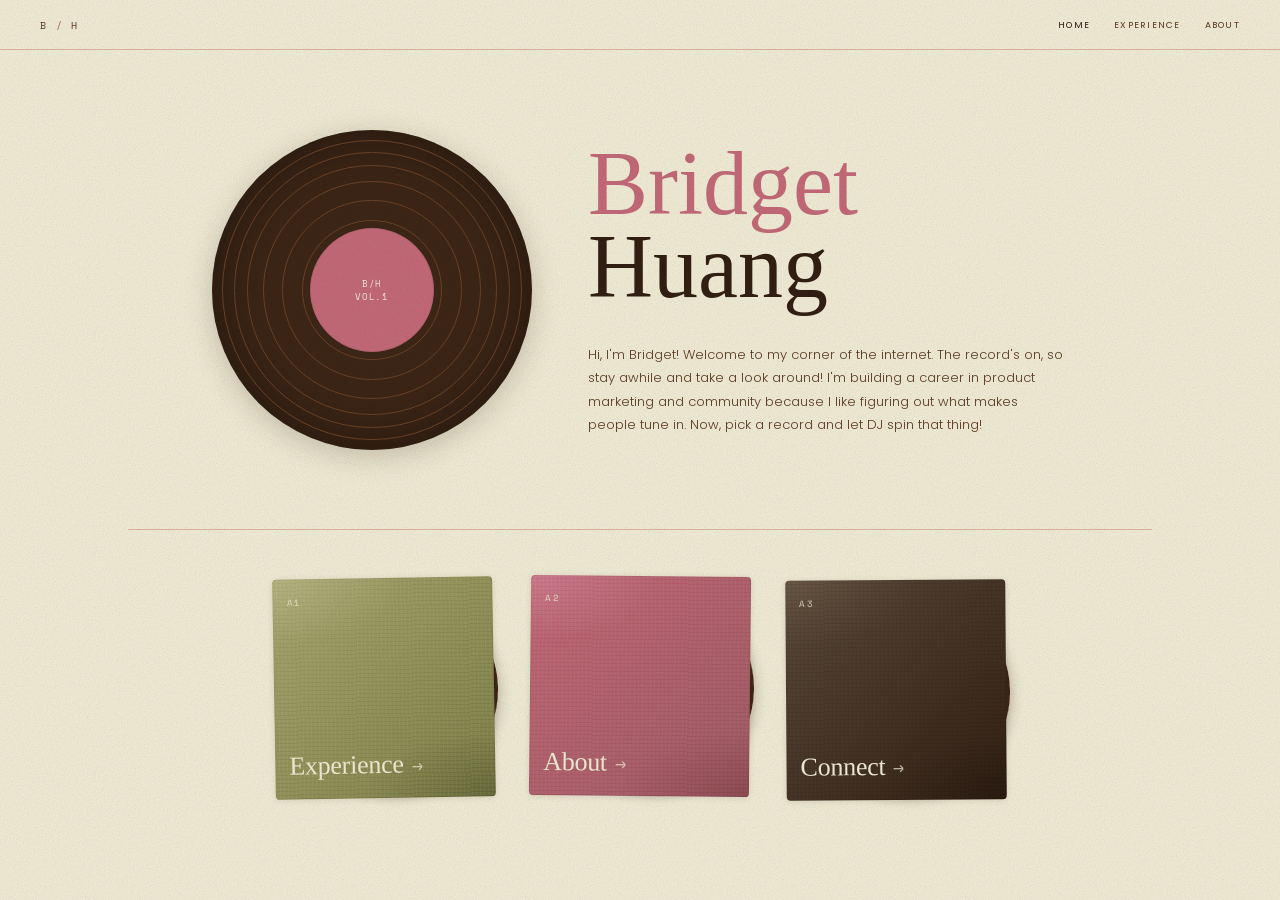
<file: index.html>
<!DOCTYPE html>
<html lang="en">
<head>
  <meta charset="UTF-8" />
  <meta name="viewport" content="width=device-width, initial-scale=1.0" />
  <title>Bridget Huang</title>
  <link rel="stylesheet" href="style.css" />
  <script src="components.js"></script>
</head>
<body>

<site-nav active="home"></site-nav>

<div class="hero fade-1">
  <div class="vinyl-col">
    <div class="vinyl-disc" id="vinylDisc">
      <div class="vring" style="inset:3%"></div>
      <div class="vring" style="inset:7%"></div>
      <div class="vring" style="inset:11%"></div>
      <div class="vring" style="inset:16%"></div>
      <div class="vring" style="inset:22%"></div>
      <div class="vring" style="inset:28%"></div>
      <div class="vring" style="inset:34%"></div>
      <div class="vlabel"><span>B/H<br>VOL.1</span></div>
    </div>
  </div>
  <div class="hero-info">
    <div>
      <div class="hero-name"><span class="first">Bridget</span><br><span class="last">Huang</span></div>
    </div>
    <p class="hero-bio">Hi, I'm Bridget! Welcome to my corner of the internet. The record's on, so stay awhile and take a look around! I'm building a career in product marketing and community because I like figuring out what makes people tune in. Now, pick a record and let DJ spin that thing!</p>
  </div>
</div>

<div class="crate fade-2">
  <div class="records">
    <a class="record" href="work.html" style="--c1:#A8A870;--c2:#808249">
      <div class="rec-vinyl"><span class="rec-vinyl-label">EXPERIENCE</span></div>
      <div class="rec-cover">
        <div class="rec-top"><span class="rec-num">A1</span></div>
        <div class="rec-mid">
          <div class="rec-title">Experience <span class="rec-arrow">→</span></div>
        </div>
      </div>
    </a>

    <a class="record" href="about.html" style="--c1:#C56A79;--c2:#A15D66">
      <div class="rec-vinyl"><span class="rec-vinyl-label">ABOUT</span></div>
      <div class="rec-cover">
        <div class="rec-top"><span class="rec-num">A2</span></div>
        <div class="rec-mid">
          <div class="rec-title">About <span class="rec-arrow">→</span></div>
        </div>
      </div>
    </a>

    <a class="record" href="#connect" data-modal="connect" style="--c1:#5A4A3A;--c2:#321F12">
      <div class="rec-vinyl"><span class="rec-vinyl-label">CONNECT</span></div>
      <div class="rec-cover">
        <div class="rec-top"><span class="rec-num">A3</span></div>
        <div class="rec-mid">
          <div class="rec-title">Connect <span class="rec-arrow">→</span></div>
        </div>
      </div>
    </a>
  </div>
</div>

<div class="modal-backdrop" id="connectModal" hidden>
  <div class="modal" role="dialog" aria-labelledby="connectTitle" aria-modal="true">
    <button class="modal-close" aria-label="Close" data-close>×</button>
    <div class="modal-eyebrow">A3 · Connect</div>
    <div class="modal-title" id="connectTitle">Let's talk!</div>
    <div class="modal-links">
      <a class="modal-link" href="mailto:bridgethuang31@gmail.com">
        <span class="ml-label">Email</span>
        <span class="ml-val">Send me a message →</span>
      </a>
      <a class="modal-link" href="https://linkedin.com/in/bridget-huangg" target="_blank" rel="noopener">
        <span class="ml-label">LinkedIn</span>
        <span class="ml-val">Connect with me →</span>
      </a>
    </div>
  </div>
</div>

<script>
document.addEventListener('DOMContentLoaded', function () {
  var disc = document.getElementById('vinylDisc');
  if (disc) {
    disc.style.animation = 'none';
    var spin = disc.animate(
      [{ transform: 'rotate(0deg)' }, { transform: 'rotate(360deg)' }],
      { duration: 12000, iterations: Infinity, easing: 'linear' }
    );
    var paused = false;
    var targetRate = 1, lastT = 0, lastX = 0, lastY = 0, decayRaf = null;

    function decay() {
      targetRate += (1 - targetRate) * 0.05;
      if (Math.abs(targetRate - 1) < 0.01) {
        targetRate = 1;
        if (!paused) spin.playbackRate = 1;
        decayRaf = null;
        return;
      }
      if (!paused) spin.playbackRate = targetRate;
      decayRaf = requestAnimationFrame(decay);
    }

    disc.addEventListener('mousemove', function (e) {
      if (paused) return;
      var t = performance.now();
      if (lastT > 0) {
        var dx = e.clientX - lastX, dy = e.clientY - lastY, dt = t - lastT;
        if (dt > 0) {
          var vel = Math.sqrt(dx*dx + dy*dy) / dt;
          var boost = Math.min(vel * 3, 9);
          var newRate = 1 + boost;
          if (newRate > targetRate) { targetRate = newRate; spin.playbackRate = targetRate; }
        }
      }
      lastX = e.clientX; lastY = e.clientY; lastT = t;
      if (decayRaf) cancelAnimationFrame(decayRaf);
      decayRaf = requestAnimationFrame(decay);
    });
    disc.addEventListener('mouseleave', function () {
      lastT = 0;
      if (decayRaf) cancelAnimationFrame(decayRaf);
      decayRaf = requestAnimationFrame(decay);
    });
    disc.addEventListener('click', function () {
      paused = !paused;
      if (paused) spin.pause(); else spin.play();
    });
  }

  function openModal(modal) {
    modal.removeAttribute('hidden');
    requestAnimationFrame(function () { modal.setAttribute('data-open', 'true'); });
    document.body.style.overflow = 'hidden';
  }
  function closeModal(modal) {
    modal.removeAttribute('data-open');
    document.body.style.overflow = '';
    setTimeout(function () { modal.setAttribute('hidden', ''); }, 450);
  }
  document.querySelectorAll('[data-modal]').forEach(function (el) {
    el.addEventListener('click', function (e) {
      var name = el.getAttribute('data-modal');
      var modal = document.getElementById(name + 'Modal');
      if (!modal) return;
      e.preventDefault();
      openModal(modal);
    });
  });
  document.querySelectorAll('.modal-backdrop').forEach(function (modal) {
    modal.addEventListener('click', function (e) {
      if (e.target === modal || (e.target.closest && e.target.closest('[data-close]'))) closeModal(modal);
    });
  });
  document.addEventListener('keydown', function (e) {
    if (e.key !== 'Escape') return;
    var open = document.querySelector('.modal-backdrop[data-open="true"]');
    if (open) closeModal(open);
  });
});
</script>
</body>
</html>
</file>
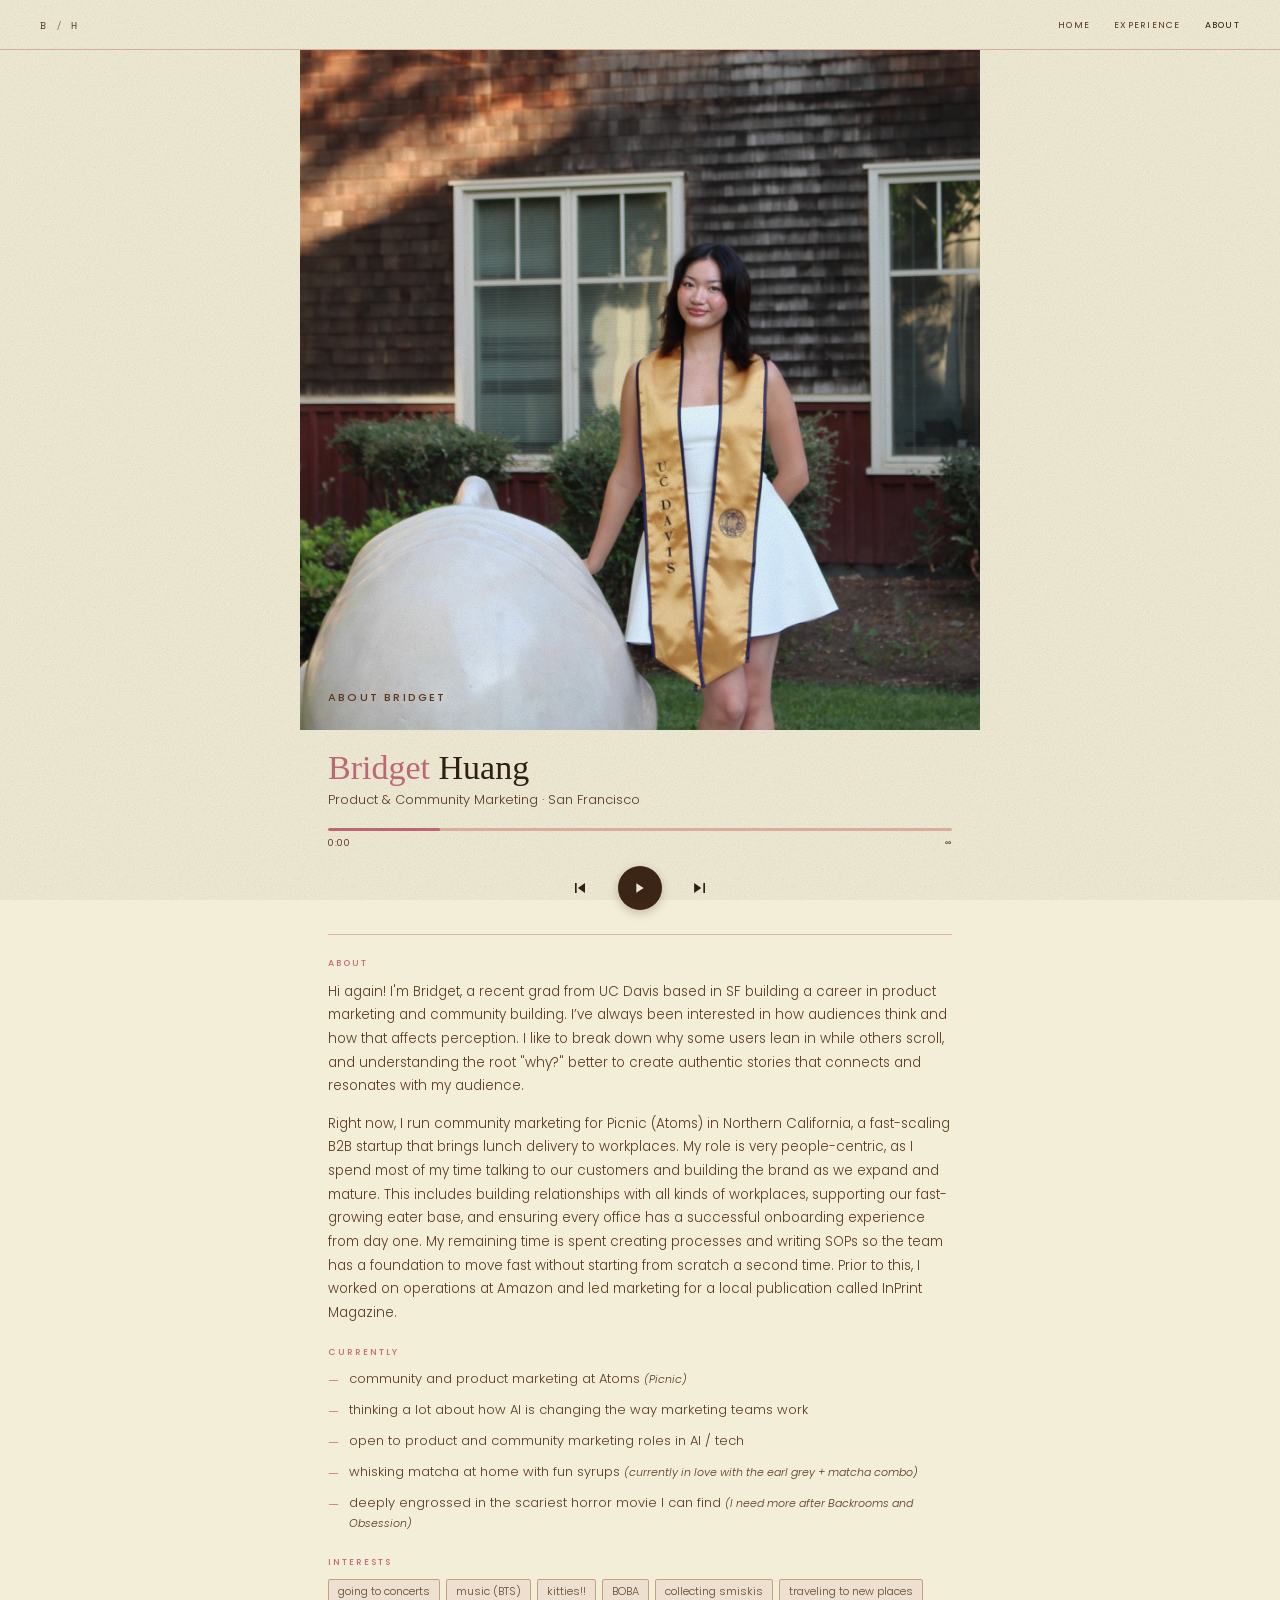
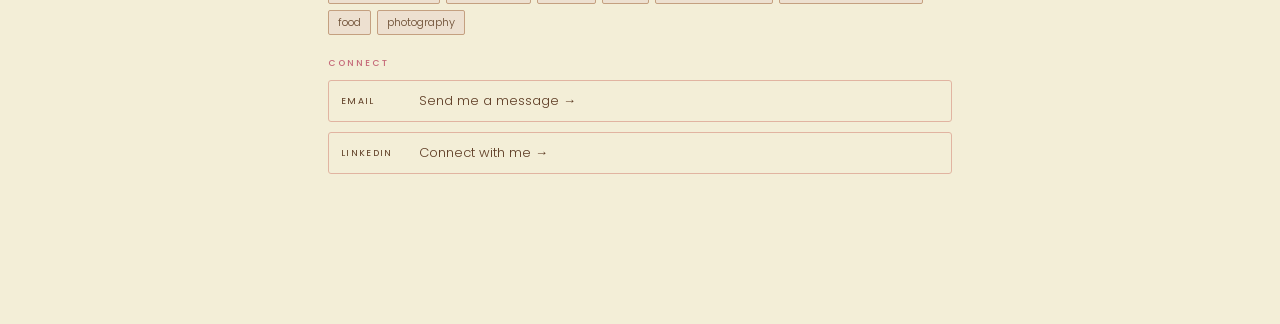
<file: about.html>
<!DOCTYPE html>
<html lang="en">
<head>
  <meta charset="UTF-8" />
  <meta name="viewport" content="width=device-width, initial-scale=1.0" />
  <title>About — Bridget Huang</title>
  <link rel="stylesheet" href="style.css" />
  <script src="components.js"></script>
  <style>
    .about-wrap {
      max-width: 680px;
      margin: 0 auto;
      padding: 0 0 80px;
    }

    /* ── Full-width photo (like Spotify artist header) ── */
    .sp-hero-photo {
      width: 100%;
      aspect-ratio: 1 / 1;
      max-height: 450;
      position: relative;
      overflow: hidden;
      background: var(--bg2);
    }
    .sp-hero-photo img {
      width: 100%;
      height: 100%;
      object-fit: cover;
      object-position: center 45%;
      display: block;
    }
    .sp-hero-photo-placeholder {
      width: 100%; height: 100%;
      display: flex; flex-direction: column;
      align-items: center; justify-content: center;
      gap: 10px;
    }
    .sp-hero-photo-placeholder span { font-size: 40px; }
    .sp-hero-photo-placeholder p {
      font-size: 11px; color: var(--muted);
      letter-spacing: 0.1em; text-transform: uppercase;
    }
    .sp-hero-photo::after {
      content: '';
      position: absolute;
      bottom: 0; left: 0; right: 0;
      height: 50%;
      background: none;
      pointer-events: none;
    }
    .sp-hero-label {
      position: absolute;
      bottom: 24px;
      left: 28px;
      font-size: 11px;
      font-weight: 500;
      letter-spacing: 0.2em;
      text-transform: uppercase;
      color: var(--muted);
      z-index: 1;
    }

    /* ── Song title + subtitle ── */
    .sp-title-block {
      padding: 20px 28px 0;
    }
    .sp-song-title {
      font-family: Georgia, serif;
      font-size: 34px;
      font-weight: 400;
      line-height: 1.05;
      color: var(--ink);
      margin-bottom: 4px;
    }
    .sp-song-title .first { color: var(--accent); }
    .sp-song-sub {
      font-size: 13px;
      color: var(--muted);
      font-weight: 300;
      margin-bottom: 0;
    }

    /* ── Progress bar ── */
    .sp-bar-block { padding: 18px 28px 0; }
    .sp-progress {
      height: 3px;
      background: var(--bg3);
      border-radius: 2px;
      overflow: hidden;
      cursor: pointer;
      margin-bottom: 6px;
    }
    .sp-progress-fill {
      width: 18%;
      height: 100%;
      background: var(--accent);
      border-radius: 2px;
      transition: width 0.3s ease;
    }
    .sp-times {
      display: flex;
      justify-content: space-between;
      font-size: 9px;
      letter-spacing: 0.08em;
      color: var(--muted);
    }

    /* ── Controls ── */
    .sp-controls {
      display: flex;
      align-items: center;
      justify-content: center;
      gap: 22px;
      padding: 16px 28px 4px;
    }
    .sp-ctrl {
      background: none;
      border: none;
      cursor: pointer;
      padding: 6px;
      color: var(--ink);
      display: flex;
      align-items: center;
      justify-content: center;
      transition: color 0.18s, transform 0.18s;
    }
    .sp-ctrl:hover { color: var(--accent); transform: scale(1.1); }
    .sp-play {
      width: 44px; height: 44px;
      border-radius: 50%;
      background: var(--vinyl);
      color: #F3EED7;
      padding-left: 3px;
      box-shadow: 0 3px 10px rgba(50,31,18,0.25);
    }
    .sp-play:hover { background: var(--accent); color: #fff; transform: scale(1.06); }

    /* ── Divider ── */
    .sp-divider {
      height: 1px;
      background: var(--bg3);
      margin: 20px 28px 0;
    }

    /* ── Content sections ── */
    .sp-section {
      padding: 22px 28px 0;
    }
    .sp-section-label {
      font-size: 9px;
      letter-spacing: 0.22em;
      text-transform: uppercase;
      color: var(--accent);
      margin-bottom: 10px;
      font-weight: 500;
    }
    .sp-section-body {
      font-size: 13.5px;
      color: var(--ink2);
      line-height: 1.75;
      font-weight: 300;
    }

    /* currently list */
    .sp-curr-list {
      display: flex;
      flex-direction: column;
      gap: 8px;
    }
    .sp-curr-item {
      display: flex;
      align-items: flex-start;
      gap: 10px;
      font-size: 13px;
      color: var(--ink2);
      font-weight: 300;
      line-height: 1.6;
    }
    .sp-curr-dash { color: var(--accent); flex-shrink: 0; margin-top: 2px; }

    /* interests row */
    .sp-interests {
      display: flex;
      flex-wrap: wrap;
      gap: 6px;
      margin-top: 2px;
    }
    .sp-tag {
      font-size: 11px;
      color: var(--tag-text);
      background: var(--tag-bg);
      border: 1px solid var(--tag-border);
      border-radius: 2px;
      padding: 3px 9px;
      font-weight: 300;
    }

    /* connect links */
    .sp-connect-links {
      display: flex;
      flex-direction: column;
      gap: 10px;
    }
    .sp-connect-link {
      display: flex;
      align-items: center;
      gap: 14px;
      padding: 10px 12px;
      border: 1px solid var(--bg3);
      border-radius: 3px;
      transition: border-color 0.15s, background 0.15s;
      text-decoration: none;
    }
    .sp-connect-link:hover { border-color: var(--accent); background: var(--bg2); }
    .sp-connect-label {
      font-size: 9px;
      letter-spacing: 0.15em;
      text-transform: uppercase;
      color: var(--muted);
      width: 64px;
      flex-shrink: 0;
    }
    .sp-connect-val {
      font-size: 13px;
      color: var(--ink2);
      font-weight: 300;
      transition: color 0.15s;
    }
    .sp-connect-link:hover .sp-connect-val { color: var(--accent); }
  </style>
</head>
<body>
<site-nav active="about"></site-nav>

<div class="about-wrap fade-1">

  <!-- Full-width photo -->
  <div class="sp-hero-photo">
    <img src="photo.png" alt="Bridget Huang"
         onerror="this.style.display='none';document.querySelector('.sp-hero-photo-placeholder').style.display='flex'">
    <div class="sp-hero-photo-placeholder" style="display:none">
      <span>📷</span>
      <p>Add photo.png to your repo</p>
    </div>
    <div class="sp-hero-label">About Bridget</div>
  </div>

  <!-- Song title -->
  <div class="sp-title-block">
    <div class="sp-song-title"><span class="first">Bridget</span> Huang</div>
    <p class="sp-song-sub">Product &amp; Community Marketing · San Francisco</p>
  </div>

  <!-- Progress bar -->
  <div class="sp-bar-block">
    <div class="sp-progress"><div class="sp-progress-fill" id="spFill"></div></div>
    <div class="sp-times"><span id="spTime">0:00</span><span>∞</span></div>
  </div>

  <!-- Controls -->
  <div class="sp-controls">
    <button class="sp-ctrl" aria-label="Previous" type="button">
      <svg width="20" height="20" viewBox="0 0 24 24" fill="currentColor"><path d="M6 6h2v12H6V6zm3.5 6 8.5 6V6l-8.5 6z"/></svg>
    </button>
    <button class="sp-ctrl sp-play" id="spPlayBtn" aria-label="Play" type="button">
      <svg class="sp-icon-play" width="16" height="16" viewBox="0 0 24 24" fill="currentColor"><path d="M8 5v14l11-7L8 5z"/></svg>
      <svg class="sp-icon-pause" width="16" height="16" viewBox="0 0 24 24" fill="currentColor" style="display:none"><path d="M6 5h4v14H6V5zm8 0h4v14h-4V5z"/></svg>
    </button>
    <button class="sp-ctrl" aria-label="Next" type="button">
      <svg width="20" height="20" viewBox="0 0 24 24" fill="currentColor"><path d="M16 6h2v12h-2V6zm-2.5 6L5 6v12l8.5-6z"/></svg>
    </button>
  </div>

  <div class="sp-divider"></div>

  <!-- About bio -->
  <div class="sp-section">
    <div class="sp-section-label">About</div>
    <p class="sp-section-body">Hi again! I'm Bridget, a recent grad from UC Davis based in SF building a career in product marketing and community building. I’ve always been interested in how audiences think and how that affects perception. I like to break down why some users lean in while others scroll, and understanding the root "why?" better to create authentic stories that connects and resonates with my audience.</p><p class="sp-section-body" style="margin-top:14px">Right now, I run community marketing for Picnic (Atoms) in Northern California, a fast-scaling B2B startup that brings lunch delivery to workplaces. My role is very people-centric, as I spend most of my time talking to our customers and building the brand as we expand and mature. This includes building relationships with all kinds of workplaces, supporting our fast-growing eater base, and ensuring every office has a successful onboarding experience from day one. My remaining time is spent creating processes and writing SOPs so the team has a foundation to move fast without starting from scratch a second time. Prior to this, I worked on operations at Amazon and led marketing for a local publication called InPrint Magazine.</p>
  </div>

  <!-- Currently -->
  <div class="sp-section">
    <div class="sp-section-label">Currently</div>
    <div class="sp-curr-list">
      <div class="sp-curr-item"><span class="sp-curr-dash">—</span><span>community and product marketing at Atoms <em style="font-style:italic;color:var(--muted);font-size:11px">(Picnic)</em></span></div>
      <div class="sp-curr-item"><span class="sp-curr-dash">—</span><span>thinking a lot about how AI is changing the way marketing teams work</span></div>
      <div class="sp-curr-item"><span class="sp-curr-dash">—</span><span>open to product and community marketing roles in AI / tech</span></div>
      <div class="sp-curr-item"><span class="sp-curr-dash">—</span><span>whisking matcha at home with fun syrups <em style="font-style:italic;color:var(--muted);font-size:11px">(currently in love with the earl grey + matcha combo)</em></span></div>
      <div class="sp-curr-item"><span class="sp-curr-dash">—</span><span>deeply engrossed in the scariest horror movie I can find <em style="font-style:italic;color:var(--muted);font-size:11px">(I need more after Backrooms and Obsession)</em></span></div>
    </div>
  </div>

  <!-- Interests -->
  <div class="sp-section">
    <div class="sp-section-label">Interests</div>
    <div class="sp-interests">
      <span class="sp-tag">going to concerts</span>
      <span class="sp-tag">music (BTS)</span>
      <span class="sp-tag">kitties!!</span>
      <span class="sp-tag">BOBA</span>
      <span class="sp-tag">collecting smiskis</span>
      <span class="sp-tag">traveling to new places</span>
      <span class="sp-tag">food</span>
      <span class="sp-tag">photography</span>
    </div>
  </div>

  <!-- Connect -->
  <div class="sp-section">
    <div class="sp-section-label">Connect</div>
    <div class="sp-connect-links">
      <a class="sp-connect-link" href="mailto:bridgethuang31@gmail.com">
        <span class="sp-connect-label">email</span>
        <span class="sp-connect-val">Send me a message →</span>
      </a>
      <a class="sp-connect-link" href="https://linkedin.com/in/bridget-huangg" target="_blank">
        <span class="sp-connect-label">linkedin</span>
        <span class="sp-connect-val">Connect with me →</span>
      </a>
    </div>
  </div>

</div>

<script>
(function () {
  var playBtn = document.getElementById('spPlayBtn');
  var fill = document.getElementById('spFill');
  var timeEl = document.getElementById('spTime');
  if (!playBtn) return;
  var playing = false, prog = 0, timer;

  function tick() {
    prog += 0.25;
    if (prog > 100) prog = 0;
    fill.style.width = prog + '%';
    var secs = Math.floor(prog * 2.4);
    var m = Math.floor(secs / 60), s = secs % 60;
    timeEl.textContent = m + ':' + (s < 10 ? '0' : '') + s;
  }

  playBtn.addEventListener('click', function () {
    playing = !playing;
    playBtn.querySelector('.sp-icon-play').style.display = playing ? 'none' : '';
    playBtn.querySelector('.sp-icon-pause').style.display = playing ? '' : 'none';
    playBtn.setAttribute('aria-label', playing ? 'Pause' : 'Play');
    if (playing) timer = setInterval(tick, 100);
    else clearInterval(timer);
  });
})();
</script>

</body>
</html>
</file>
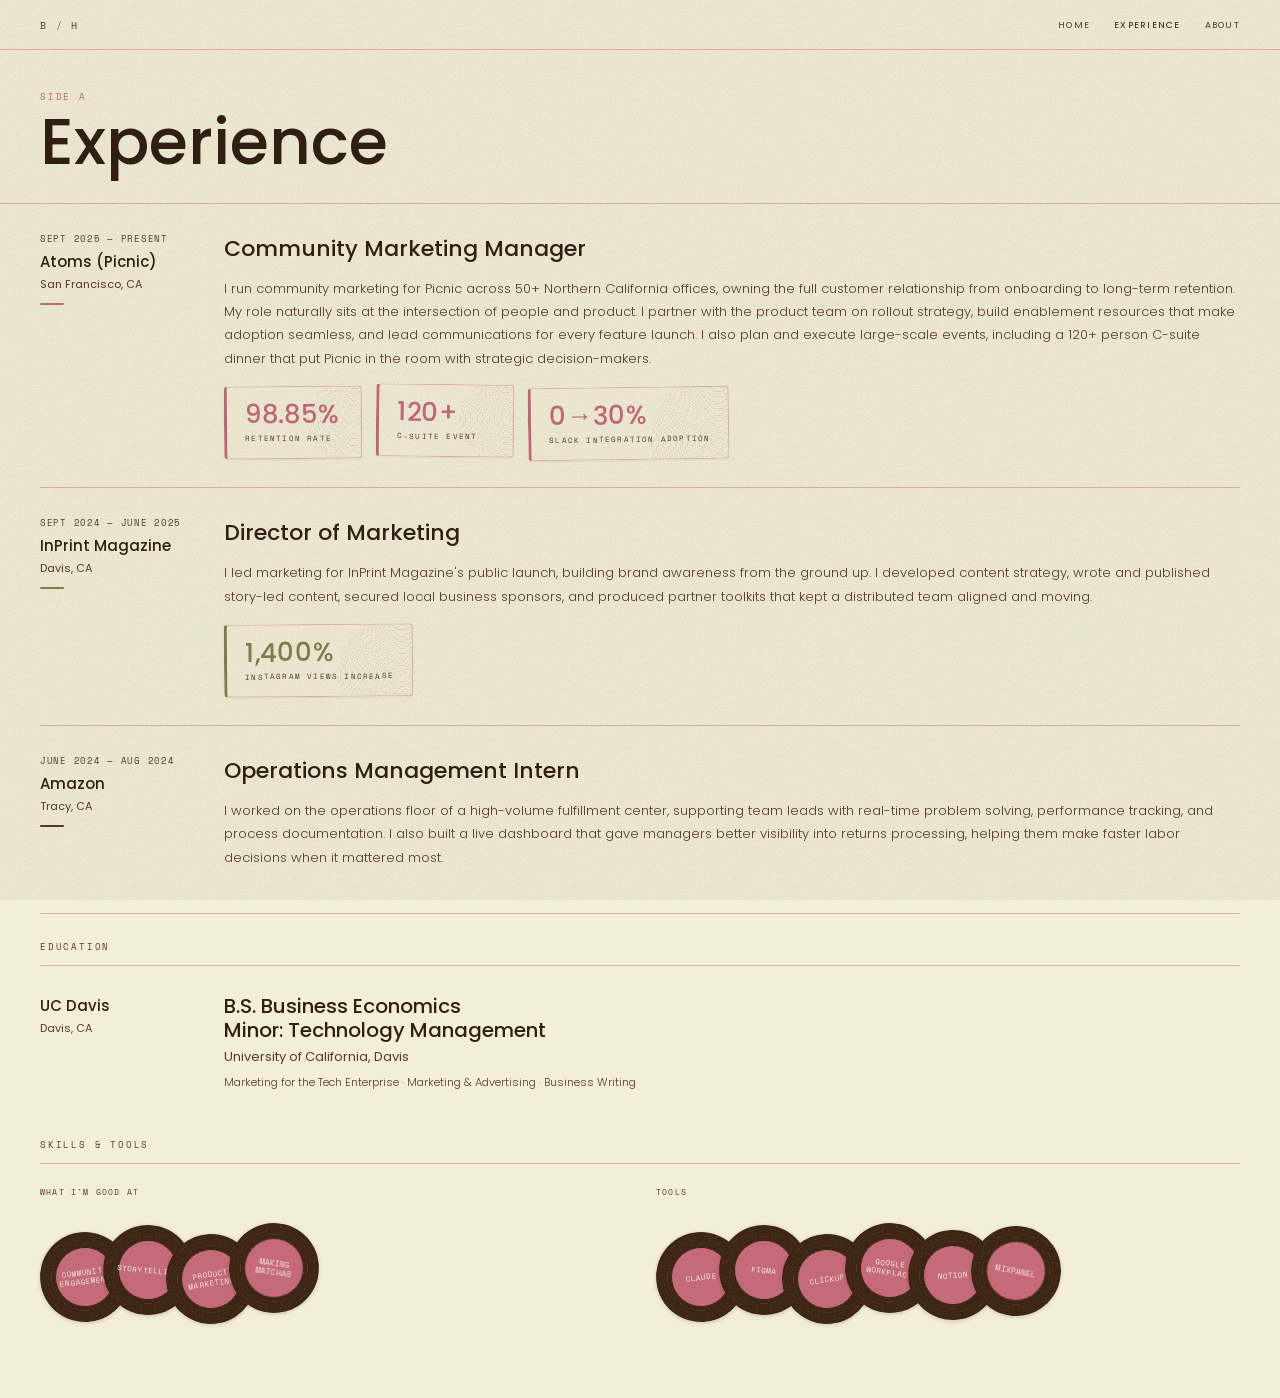
<file: work.html>
<!DOCTYPE html>
<html lang="en">
<head>
  <meta charset="UTF-8" />
  <meta name="viewport" content="width=device-width, initial-scale=1.0" />
  <title>Experience — Bridget Huang</title>
  <link rel="stylesheet" href="style.css" />
  <script src="components.js"></script>
  <style>
    .main { padding:0 40px; }
    .role-block { padding:28px 0; border-bottom:1px solid var(--bg3); display:grid; grid-template-columns:160px 1fr; gap:24px; }
    .role-period { font-family:'Space Mono',monospace; font-size:9px; letter-spacing:0.08em; color:var(--muted); margin-bottom:5px; text-transform:uppercase; }
    .role-company { font-family:'Poppins',sans-serif; font-size:15px; color:var(--ink); margin-bottom:3px; font-weight:500; }
    .role-location { font-size:11px; color:var(--muted); }
    .role-bar { width:24px; height:2px; border-radius:2px; margin-top:10px; }
    .role-title { font-family:'Poppins',sans-serif; font-size:22px; color:var(--ink); margin-bottom:12px; font-weight:500; }
    .role-prose { font-size:13px; color:var(--ink2); line-height:1.8; font-weight:300; margin-bottom:16px; }

    /* ── Stat cards ── */
    .stat-row { display:flex; gap:14px; flex-wrap:wrap; margin-top:4px; }
    .stat {
      --c: var(--accent);
      position: relative;
      padding: 14px 18px;
      background: var(--bg);
      border: 1px solid var(--bg3);
      border-left: 3px solid var(--c);
      border-radius: 4px;
      min-width: 138px;
      box-shadow: 0 1px 2px rgba(50,31,18,0.05);
      transition: transform 0.35s cubic-bezier(.22,1,.36,1), box-shadow 0.35s ease;
      transform: rotate(-0.5deg);
      overflow: hidden;
    }
    .stat::after {
      content: '';
      position: absolute;
      top: -20%; right: -30%;
      width: 70%; aspect-ratio: 1;
      border-radius: 50%;
      background: repeating-radial-gradient(circle at center, transparent 0 2px, rgba(107,66,38,0.35) 2px 2.4px);
      opacity: 0.35;
      pointer-events: none;
    }
    .stat:nth-child(2) { transform: rotate(0.6deg) translateY(-2px); }
    .stat:nth-child(3) { transform: rotate(-0.8deg) translateY(1px); }
    .stat:hover { transform: rotate(0deg) translateY(-3px); box-shadow: 0 10px 22px rgba(50,31,18,0.14); }
    .stat-num { font-family:'Poppins',sans-serif; font-size:26px; line-height:1; color:var(--c); font-weight:500; letter-spacing:-0.01em; margin-bottom:6px; position:relative; z-index:1; }
    .stat-label { font-family:'Space Mono',monospace; font-size:7.5px; letter-spacing:0.16em; color:var(--muted); text-transform:uppercase; position:relative; z-index:1; }

    .edu-block { padding:28px 0; display:grid; grid-template-columns:160px 1fr; gap:24px; }
    .edu-degree { font-family:'Poppins',sans-serif; font-size:20px; color:var(--ink); margin-bottom:5px; font-weight:500; line-height:1.2; }
    .edu-school { font-size:13px; color:var(--ink2); margin-bottom:6px; }
    .coursework { font-size:11px; color:var(--muted); line-height:1.7; font-weight:300; }

    /* ── Skills as spinning discs ── */
    .skills-grid { display:grid; grid-template-columns:repeat(2,1fr); gap:36px 32px; padding:22px 0 0; }
    .skill-card { background:none; border:none; padding:0; }
    .skill-card-label { font-family:'Space Mono',monospace; font-size:8px; letter-spacing:0.15em; text-transform:uppercase; color:var(--muted); margin-bottom:20px; }
    .skill-discs { display:flex; flex-wrap:nowrap; padding:10px 27px 10px 0; }
    .skill-disc {
      width:90px; height:90px;
      border-radius:50%;
      background:
        repeating-radial-gradient(circle at center, transparent 0 3.5px, rgba(107,66,38,0.55) 3.5px 3.75px),
        var(--vinyl);
      position:relative; flex-shrink:0;
      box-shadow: 0 1px 4px rgba(50,31,18,0.2);
      transition: scale 0.25s ease, box-shadow 0.25s ease, filter 0.25s ease;
      scale: 1;
    }
    .skill-disc + .skill-disc { margin-left: -27px; }
    .skill-disc:nth-child(6n+1) { rotate: -7deg;  translate: 0 4px; }
    .skill-disc:nth-child(6n+2) { rotate:  5deg;  translate: 0 -3px; }
    .skill-disc:nth-child(6n+3) { rotate: -10deg; translate: 0 6px; }
    .skill-disc:nth-child(6n+4) { rotate:  8deg;  translate: 0 -5px; }
    .skill-disc:nth-child(6n+5) { rotate: -4deg;  translate: 0 2px; }
    .skill-disc:nth-child(6n)   { rotate:  11deg; translate: 0 -2px; }
    .skill-discs:hover .skill-disc { filter: brightness(0.85); }
    .skill-disc:hover { z-index:10; scale:1.15; filter:brightness(1) !important; box-shadow:0 8px 22px rgba(50,31,18,0.38); animation:spin 5s linear infinite; }
    .skill-disc-label {
      position:absolute; top:50%; left:50%;
      transform:translate(-50%,-50%);
      width:58px; height:58px;
      border-radius:50%;
      background:var(--accent);
      display:flex; align-items:center; justify-content:center;
      padding:4px; text-align:center;
    }
    .skill-disc-label span { font-family:'Space Mono',monospace; font-size:7.5px; line-height:1.2; letter-spacing:0.02em; color:#F3EED7; text-transform:uppercase; }
  </style>
</head>
<body>
<site-nav active="experience"></site-nav>

<page-hero class="fade-1" eyebrow="Side A" title="Experience"></page-hero>

<div class="main">

  <!-- Atoms -->
  <div class="role-block fade-2">
    <div>
      <div class="role-period">Sept 2025 — Present</div>
      <div class="role-company">Atoms (Picnic)</div>
      <div class="role-location">San Francisco, CA</div>
      <div class="role-bar" style="background:var(--accent)"></div>
    </div>
    <div>
      <div class="role-title">Community Marketing Manager</div>
      <p class="role-prose">I run community marketing for Picnic across 50+ Northern California offices, owning the full customer relationship from onboarding to long-term retention. My role naturally sits at the intersection of people and product. I partner with the product team on rollout strategy, build enablement resources that make adoption seamless, and lead communications for every feature launch. I also plan and execute large-scale events, including a 120+ person C-suite dinner that put Picnic in the room with strategic decision-makers.</p>
      <div class="stat-row">
        <div class="stat" style="--c:var(--accent)">
          <div class="stat-num">98.85%</div>
          <div class="stat-label">Retention rate</div>
        </div>
        <div class="stat" style="--c:var(--accent)">
          <div class="stat-num">120+</div>
          <div class="stat-label">C-suite event</div>
        </div>
        <div class="stat" style="--c:var(--accent)">
          <div class="stat-num">0→30%</div>
          <div class="stat-label">Slack integration adoption</div>
        </div>
      </div>
    </div>
  </div>

  <!-- InPrint -->
  <div class="role-block fade-3">
    <div>
      <div class="role-period">Sept 2024 — June 2025</div>
      <div class="role-company">InPrint Magazine</div>
      <div class="role-location">Davis, CA</div>
      <div class="role-bar" style="background:var(--olive)"></div>
    </div>
    <div>
      <div class="role-title">Director of Marketing</div>
      <p class="role-prose">I led marketing for InPrint Magazine's public launch, building brand awareness from the ground up. I developed content strategy, wrote and published story-led content, secured local business sponsors, and produced partner toolkits that kept a distributed team aligned and moving.</p>
      <div class="stat-row">
        <div class="stat" style="--c:var(--olive)">
          <div class="stat-num">1,400%</div>
          <div class="stat-label">Instagram views increase</div>
        </div>
      </div>
    </div>
  </div>

  <!-- Amazon -->
  <div class="role-block fade-3">
    <div>
      <div class="role-period">June 2024 — Aug 2024</div>
      <div class="role-company">Amazon</div>
      <div class="role-location">Tracy, CA</div>
      <div class="role-bar" style="background:var(--ink2)"></div>
    </div>
    <div>
      <div class="role-title">Operations Management Intern</div>
      <p class="role-prose">I worked on the operations floor of a high-volume fulfillment center, supporting team leads with real-time problem solving, performance tracking, and process documentation. I also built a live dashboard that gave managers better visibility into returns processing, helping them make faster labor decisions when it mattered most.</p>
    </div>
  </div>

  <!-- Education -->
  <div class="sec-header fade-3" style="margin-top:8px"><div class="sec-title">Education</div></div>

  <div class="edu-block fade-3">
    <div>
      <div class="role-company">UC Davis</div>
      <div class="role-location">Davis, CA</div>
    </div>
    <div>
      <div class="edu-degree">B.S. Business Economics<br>Minor: Technology Management</div>
      <div class="edu-school">University of California, Davis</div>
      <div class="coursework">Marketing for the Tech Enterprise · Marketing & Advertising · Business Writing</div>
    </div>
  </div>

  <!-- Skills -->
  <div class="sec-header fade-4"><div class="sec-title">Skills & Tools</div></div>
  <div class="skills-grid fade-4">
    <div class="skill-card">
      <div class="skill-card-label">What I'm good at</div>
      <div class="skill-discs">
        <div class="skill-disc"><div class="skill-disc-label"><span>Community Engagement</span></div></div>
        <div class="skill-disc"><div class="skill-disc-label"><span>Storytelling</span></div></div>
         <div class="skill-disc"><div class="skill-disc-label"><span>Product Marketing</span></div></div>
        <div class="skill-disc"><div class="skill-disc-label"><span>Making Matchas</span></div></div>
      </div>
    </div>
    <div class="skill-card">
      <div class="skill-card-label">Tools</div>
      <div class="skill-discs">
        <div class="skill-disc"><div class="skill-disc-label"><span>Claude</span></div></div>
        <div class="skill-disc"><div class="skill-disc-label"><span>Figma</span></div></div>
        <div class="skill-disc"><div class="skill-disc-label"><span>ClickUp</span></div></div>
        <div class="skill-disc"><div class="skill-disc-label"><span>Google Workplace</span></div></div>
        <div class="skill-disc"><div class="skill-disc-label"><span>Notion</span></div></div>
        <div class="skill-disc"><div class="skill-disc-label"><span>Mixpanel</span></div></div>
      </div>
    </div>
  </div>

</div>

</body>
</html>
</file>
<file: style.css>
@import url('https://fonts.googleapis.com/css2?family=Caveat:wght@400;500&family=Poppins:ital,wght@0,300;0,400;0,500;0,600;1,300&family=Space+Mono:wght@400;700&display=swap');

*, *::before, *::after { box-sizing: border-box; margin: 0; padding: 0; }

/* ── Palette ── */
:root {
  --bg:           #F3EED7;
  --bg2:          #EDE0D0;
  --bg3:          #E1B4A1;
  --ink:          #321F12;
  --ink2:         #5C3A22;
  --muted:        #5C3A22;
  --accent:       #C56A79;
  --accent-mid:   #A15D66;
  --accent-bg:    #F3D8CE;
  --olive:        #808249;
  --olive-bg:     #EEEDC8;
  --olive-border: #C8C890;
  --tag-text:     #6A4A30;
  --tag-bg:       #EDE0D0;
  --tag-border:   #C4A080;
  --vinyl:        #3D2616;
  --vinyl-mid:    #4A3022;
}

html { scroll-behavior: smooth; }

body {
  background: var(--bg);
  font-family: 'Poppins', sans-serif;
  color: var(--ink);
  min-height: 100vh;
  -webkit-font-smoothing: antialiased;
  transition: background 0.3s ease, color 0.3s ease;
}

/* light paper grain — sits over everything, never blocks clicks */
body::before {
  content: '';
  position: fixed;
  inset: 0;
  pointer-events: none;
  z-index: 9999;
  background-image: url("data:image/svg+xml;utf8,<svg xmlns='http://www.w3.org/2000/svg' width='220' height='220'><filter id='n'><feTurbulence type='fractalNoise' baseFrequency='0.9' numOctaves='2' stitchTiles='stitch'/></filter><rect width='220' height='220' filter='url(%23n)' opacity='0.55'/></svg>");
  background-size: 220px 220px;
  opacity: 0.5;
  mix-blend-mode: multiply;
}

a { color: inherit; text-decoration: none; }

/* ── Topbar ── */
.topbar {
  display: flex;
  align-items: center;
  justify-content: space-between;
  padding: 18px 40px 16px;
  border-bottom: 1px solid var(--bg3);
  position: sticky;
  top: 0;
  background: var(--bg);
  z-index: 100;
  transition: background 0.3s ease, border-color 0.3s ease;
}
.tb-logo {
  font-family: 'Space Mono', monospace;
  font-size: 10px;
  letter-spacing: 0.18em;
  color: var(--muted);
  text-transform: uppercase;
}
.tb-logo span { color: var(--accent-mid); }
.tb-nav { display: flex; gap: 24px; align-items: center; }
.tb-nav a {
  font-size: 9px;
  letter-spacing: 0.14em;
  text-transform: uppercase;
  color: var(--muted);
  transition: color 0.15s;
}
.tb-nav a:hover, .tb-nav a.active { color: var(--ink); }

/* ── Page hero (sub-pages) ── */
.page-hero {
  padding: 40px 40px 32px;
  border-bottom: 1px solid var(--bg3);
  display: flex;
  align-items: flex-end;
  justify-content: space-between;
  gap: 24px;
}
.page-eyebrow {
  font-family: 'Space Mono', monospace;
  font-size: 9px;
  letter-spacing: 0.2em;
  text-transform: uppercase;
  color: var(--accent);
  margin-bottom: 10px;
}
.page-title {
  font-family: 'Poppins', sans-serif;
  font-size: 64px;
  line-height: 0.9;
  color: var(--ink);
  font-weight: 500;
}
.page-title .accent { color: var(--accent); }
.page-hero-right { display: flex; flex-direction: column; align-items: flex-end; gap: 14px; }
.page-action {
  display: inline-flex;
  align-items: center;
  gap: 6px;
  padding: 5px 10px;
  border: 1px solid var(--bg3);
  border-radius: 0;
  background: var(--bg2);
  font-family: 'Space Mono', monospace;
  font-size: 8px;
  letter-spacing: 0.18em;
  text-transform: uppercase;
  color: var(--ink2);
  transition: border-color 0.2s ease, color 0.2s ease, background 0.2s ease, transform 0.2s ease;
}
.page-action:hover {
  border-color: var(--accent);
  color: var(--accent);
  background: var(--bg);
  transform: translateY(-1px);
}
.page-sub {
  font-size: 12px;
  color: var(--muted);
  line-height: 1.7;
  max-width: 240px;
  text-align: right;
  font-weight: 300;
}

/* ── Home hero ── */
.hero {
  position: relative;
  display: grid;
  grid-template-columns: auto auto;
  justify-content: center;
  align-items: center;
  gap: 56px;
  min-height: 480px;
  padding: 72px 80px;
  overflow: hidden;
}
.hero::after {
  content: '';
  position: absolute;
  bottom: 0;
  left: 50%;
  transform: translateX(-50%);
  width: 80%;
  height: 1px;
  background: var(--bg3);
}
.vinyl-col { display: flex; align-items: center; justify-content: center; }
.vinyl-disc {
  width: 320px; height: 320px;
  border-radius: 50%;
  background: var(--vinyl);
  position: relative;
  animation: spin 12s linear infinite;
  cursor: pointer;
  flex-shrink: 0;
  box-shadow: 0 6px 28px rgba(50,31,18,0.22), inset 0 0 60px rgba(0,0,0,0.4);
}
.vinyl-disc.paused { animation-play-state: paused; }
.vring { position: absolute; border-radius: 50%; border: 0.75px solid #6B4226; }
.vlabel {
  width: 124px; height: 124px;
  border-radius: 50%;
  background: var(--accent);
  display: flex; flex-direction: column; align-items: center; justify-content: center;
  position: absolute; top: 50%; left: 50%;
  transform: translate(-50%, -50%);
  z-index: 2; pointer-events: none;
  box-shadow: inset 0 0 0 1px rgba(0,0,0,0.08);
}
.vlabel span {
  font-family: 'Space Mono', monospace;
  font-size: 9px; color: #F3EED7;
  letter-spacing: 0.08em; text-align: center;
  line-height: 1.5; text-transform: uppercase;
}
.hero-info { display: flex; flex-direction: column; justify-content: center; gap: 20px; max-width: 480px; }
.hero-name { font-family: Georgia, serif; font-size: 90px; line-height: 0.92; font-weight: 450; margin-bottom: 14px; }
.hero-name .first { color: var(--accent); }
.hero-name .last  { color: var(--ink); }
.genre-row { display: flex; flex-wrap: wrap; gap: 5px; margin-bottom: 14px; }
.hero-bio { font-size: 13px; color: var(--muted); line-height: 1.8; font-weight: 300; }

/* ── Section header ── */
.sec-header {
  display: flex;
  align-items: baseline;
  justify-content: space-between;
  padding: 18px 0 12px;
  border-bottom: 1px solid var(--bg3);
}
.sec-title {
  font-family: 'Space Mono', monospace;
  font-size: 9px;
  letter-spacing: 0.2em;
  text-transform: uppercase;
  color: var(--muted);
}
.sec-title em { font-style: italic; color: var(--accent); }
.sec-meta {
  font-family: 'Space Mono', monospace;
  font-size: 9px;
  letter-spacing: 0.2em;
  text-transform: uppercase;
  color: var(--accent);
  opacity: 0.7;
}

/* ── Record crate (homepage) ── */
.crate { padding: 0 40px; }
.records {
  display: grid;
  grid-template-columns: repeat(3, minmax(0, 220px));
  justify-content: center;
  gap: 36px;
  padding: 48px 0 32px;
}

.record {
  position: relative;
  display: block;
  cursor: pointer;
  /* slight casual tilt — like records leaning in a crate */
  transform: rotate(-1deg);
  transition: transform 0.45s cubic-bezier(.22,1,.36,1),
              translate 0.45s cubic-bezier(.22,1,.36,1),
              scale 0.45s cubic-bezier(.22,1,.36,1),
              opacity 0.35s ease, filter 0.35s ease;
  z-index: 1;
}
.record:nth-child(2) { transform: rotate(0.6deg) translateY(-2px); }
.record:nth-child(3) { transform: rotate(-0.4deg) translateY(2px); }
.record:nth-child(4) { transform: rotate(1.2deg); }

.rec-vinyl {
  position: absolute;
  top: 5%;
  right: -2%;
  width: 92%;
  aspect-ratio: 1 / 1;
  border-radius: 50%;
  background:
    repeating-radial-gradient(circle at center, transparent 0 4px, rgba(107,66,38,0.9) 4px 4.6px),
    var(--vinyl);
  box-shadow: 0 4px 14px rgba(50,31,18,0.32);
  z-index: 1;
  display: flex;
  align-items: center;
  justify-content: center;
  translate: 0 0;
  transition: translate 0.5s cubic-bezier(.22,1,.36,1), transform 0.5s cubic-bezier(.22,1,.36,1);
}
.rec-vinyl::before {
  content: '';
  position: absolute;
  top: 50%; left: 50%;
  width: 40%; height: 40%;
  border-radius: 50%;
  background: var(--c1);
  transform: translate(-50%, -50%);
  box-shadow: inset 0 0 0 1px rgba(0,0,0,0.1);
}
.rec-vinyl-label {
  position: relative;
  z-index: 1;
  font-family: 'Space Mono', monospace;
  font-size: 8px;
  letter-spacing: 0.18em;
  color: rgba(243,238,215,0.92);
  text-transform: uppercase;
}

.rec-cover {
  position: relative;
  aspect-ratio: 1 / 1;
  border-radius: 4px;
  padding: 16px 14px 14px;
  display: flex;
  flex-direction: column;
  justify-content: space-between;
  background: linear-gradient(135deg, var(--c1), var(--c2));
  box-shadow: 0 1px 6px rgba(50,31,18,0.12), inset 0 0 0 1px rgba(0,0,0,0.06);
  transition: transform 0.45s cubic-bezier(.22,1,.36,1), box-shadow 0.45s ease;
  z-index: 2;
  overflow: hidden;
  color: #F3EED7;
}
/* woven linen / canvas texture — like a real album sleeve */
.rec-cover::before {
  content: '';
  position: absolute;
  inset: 0;
  background-image:
    repeating-linear-gradient(0deg,
      rgba(0,0,0,0.12) 0 1px,
      transparent 1px 4px),
    repeating-linear-gradient(90deg,
      rgba(255,255,255,0.08) 0 1px,
      transparent 1px 4px);
  mix-blend-mode: overlay;
  opacity: 0.6;
  pointer-events: none;
}
/* subtle paper-stock sheen */
.rec-cover::after {
  content: '';
  position: absolute;
  inset: 0;
  background:
    radial-gradient(120% 60% at 0% 0%, rgba(255,255,255,0.18), transparent 50%),
    radial-gradient(120% 60% at 100% 100%, rgba(0,0,0,0.18), transparent 50%);
  pointer-events: none;
  mix-blend-mode: overlay;
}

.rec-top { display: flex; justify-content: space-between; align-items: center; position: relative; z-index: 1; }
.rec-stamp {
  font-family: 'Space Mono', monospace;
  font-size: 7.5px;
  letter-spacing: 0.18em;
  text-transform: uppercase;
  color: rgba(243,238,215,0.78);
  border: 1px solid rgba(243,238,215,0.42);
  padding: 2px 6px;
  border-radius: 2px;
}
.rec-num {
  font-family: 'Space Mono', monospace;
  font-size: 9px;
  letter-spacing: 0.18em;
  color: rgba(243,238,215,0.85);
}

.rec-mid { position: relative; z-index: 1; }
.rec-title {
  font-family: Georgia, serif;
  font-size: 26px;
  line-height: 1;
  font-weight: 400;  color: #F3EED7;
  letter-spacing: -0.01em;
  margin-bottom: 6px;
}
.rec-sub {
  font-family: 'Space Mono', monospace;
  font-size: 8px;
  letter-spacing: 0.16em;
  text-transform: uppercase;
  color: rgba(243,238,215,0.75);
}
.rec-title { display: inline-flex; align-items: baseline; gap: 8px; }
.rec-arrow {
  display: inline-block;
  font-family: 'Space Mono', monospace;
  font-size: 18px;
  line-height: 1;
  color: rgba(243,238,215,0.75);
  transition: transform 0.35s cubic-bezier(.22,1,.36,1), color 0.25s ease;
}
.record:hover .rec-arrow {
  transform: translateX(6px);
  color: rgba(243,238,215,1);
}

.rec-bot {
  display: flex; justify-content: space-between; align-items: center;
  position: relative; z-index: 1;
  padding-top: 10px;
  border-top: 1px solid rgba(243,238,215,0.22);
}
.rec-action {
  font-family: 'Space Mono', monospace;
  font-size: 8px;
  letter-spacing: 0.16em;
  text-transform: uppercase;
  color: rgba(243,238,215,0.92);
}
.rec-runtime {
  font-family: 'Space Mono', monospace;
  font-size: 8px;
  letter-spacing: 0.1em;
  color: rgba(243,238,215,0.6);
}

/* hover — straighten, lift, focus (others dim + scoot away) */
.record:hover {
  transform: rotate(0deg) translateY(-12px) scale(1.03);
  z-index: 5;
}
.record:hover .rec-cover {
  box-shadow:
    0 24px 44px rgba(50,31,18,0.32),
    0 4px 10px rgba(50,31,18,0.18),
    inset 0 0 0 1px rgba(0,0,0,0.06);
}
.record:hover .rec-vinyl {
  translate: 58% 0;
  animation: vinyl-spin 2.4s linear 0.4s infinite;
}
@keyframes vinyl-spin {
  to { rotate: 360deg; }
}

/* non-hovered records: dim, shrink, and scoot away from the focal record */
.records:has(.record:hover) .record:not(:hover) {
  opacity: 0.45;
  filter: saturate(0.65);
  scale: 0.92;
}
/* records that come AFTER the hovered one — scoot right + down */
.record:hover ~ .record {
  translate: 24px 8px;
}
/* records that come BEFORE the hovered one — scoot left + down */
.record:has(~ .record:hover) {
  translate: -24px 8px;
}

/* light-pink record — use dark text instead of cream */
.record.light .rec-cover { color: var(--ink); }
.record.light .rec-title { color: var(--ink); }
.record.light .rec-stamp { color: rgba(74,40,24,0.7); border-color: rgba(74,40,24,0.3); }
.record.light .rec-num,
.record.light .rec-sub,
.record.light .rec-action { color: rgba(74,40,24,0.78); }
.record.light .rec-runtime { color: rgba(74,40,24,0.5); }
.record.light .rec-bot { border-top-color: rgba(74,40,24,0.22); }
.record.light .rec-arrow { color: rgba(74,40,24,0.7); }
.record.light:hover .rec-arrow { color: rgba(74,40,24,1); }

/* ── Tags ── */
.genre {
  font-size: 7px;
  letter-spacing: 0.1em;
  text-transform: uppercase;
  color: var(--tag-text);
  padding: 2px 8px;
  border: 1px solid var(--tag-border);
  border-radius: 2px;
  background: var(--tag-bg);
}

/* ── Page bottom spacer (no footer) ── */
body { padding-bottom: 70px; }
@media (max-width: 800px) { body { padding-bottom: 80px; } }

/* ── Modal ── */
.modal-backdrop {
  position: fixed;
  inset: 0;
  background: rgba(20, 14, 8, 0.55);
  -webkit-backdrop-filter: blur(4px);
  backdrop-filter: blur(4px);
  display: flex;
  align-items: center;
  justify-content: center;
  z-index: 200;
  padding: 24px;
  opacity: 0;
  pointer-events: none;
  transition: opacity 0.25s ease;
}
.modal-backdrop[data-open="true"] {
  opacity: 1;
  pointer-events: auto;
}
.modal {
  background: var(--bg);
  border: 1px solid var(--bg3);
  border-radius: 4px;
  padding: 32px 36px 28px;
  max-width: 420px;
  width: 100%;
  position: relative;
  box-shadow: 0 24px 48px rgba(50, 31, 18, 0.3);
  transform: translateY(8px) scale(0.98);
  transition: transform 0.3s cubic-bezier(.22,1,.36,1);
}
.modal-backdrop[data-open="true"] .modal { transform: translateY(0) scale(1); }
.modal-close {
  position: absolute;
  top: 10px;
  right: 12px;
  background: none;
  border: none;
  font-size: 22px;
  line-height: 1;
  color: var(--muted);
  cursor: pointer;
  padding: 6px 10px;
  border-radius: 2px;
  transition: color 0.15s, background 0.15s;
}
.modal-close:hover { color: var(--ink); background: var(--bg2); }
.modal-eyebrow {
  font-family: 'Space Mono', monospace;
  font-size: 8px;
  letter-spacing: 0.22em;
  text-transform: uppercase;
  color: var(--muted);
  margin-bottom: 10px;
}
.modal-title {
  font-family: 'Poppins', sans-serif;
  font-size: 30px;
  line-height: 1;
  color: var(--ink);
  margin-bottom: 22px;
  font-weight: 500;
  letter-spacing: -0.01em;
}
.modal-links { display: flex; flex-direction: column; gap: 8px; }
.modal-link {
  display: flex;
  align-items: center;
  gap: 14px;
  padding: 12px 14px;
  border: 1px solid var(--bg3);
  border-radius: 3px;
  transition: border-color 0.15s, background 0.15s;
}
.modal-link:hover { border-color: var(--accent); background: var(--bg2); }
.modal-link .ml-label {
  font-family: 'Space Mono', monospace;
  font-size: 8.5px;
  letter-spacing: 0.18em;
  text-transform: uppercase;
  color: var(--muted);
  width: 64px;
  flex-shrink: 0;
}
.modal-link .ml-val {
  font-size: 13px;
  color: var(--ink2);
  font-weight: 300;
  transition: color 0.15s;
}
.modal-link:hover .ml-val { color: var(--accent); }

/* ── About content (shared by about.html and About panel) ── */
.about-grid { display:grid; grid-template-columns:200px 1fr; gap:36px; padding:28px 0; align-items:start; }
.about-photo { width:200px; height:260px; border-radius:4px; overflow:hidden; border:1px solid var(--bg3); background:var(--bg2); flex-shrink:0; }
.about-photo img { width:100%; height:100%; object-fit:cover; object-position:center top; display:block; }
.photo-placeholder { width:100%; height:100%; display:flex; flex-direction:column; align-items:center; justify-content:center; gap:8px; }
.photo-placeholder span { font-size:28px; }
.photo-placeholder p { font-family:'Space Mono',monospace; font-size:8px; letter-spacing:0.1em; text-transform:uppercase; color:var(--muted); text-align:center; line-height:1.6; padding:0 12px; }
.about-name { font-family:Georgia,serif; font-size:26px; color:var(--ink); margin-bottom:10px; font-weight:400; }
.about-body p { font-size:13px; color:var(--ink2); line-height:1.7; margin-bottom:10px; font-weight:300; }
.about-body p:last-child { margin-bottom:0; }
.currently { padding:24px 0; }
.currently .sec-header, .connect .sec-header { border-bottom:none; }
.curr-list { display:flex; flex-direction:column; gap:8px; margin-top:12px; }
.curr-item { display:flex; align-items:flex-start; gap:12px; }
.curr-dash { font-family:'Space Mono',monospace; font-size:10px; color:var(--accent); flex-shrink:0; margin-top:2px; }
.curr-text { font-size:13px; color:var(--ink2); line-height:1.6; font-weight:300; }
.curr-text em { font-style:italic; color:var(--muted); font-size:11px; }
.connect { padding:24px 0; }
.connect-links { display:flex; flex-direction:column; gap:6px; margin-top:12px; }
.connect-link { display:flex; align-items:center; gap:12px; width:fit-content; transition:color 0.15s; }
.connect-link:hover { color:var(--accent); }
.cl-label { font-family:'Space Mono',monospace; font-size:9px; letter-spacing:0.1em; text-transform:uppercase; color:var(--muted); width:64px; flex-shrink:0; }
.cl-val { font-size:12px; color:var(--ink2); transition:color 0.15s; font-weight:300; }
.connect-link:hover .cl-val { color:var(--accent); }

/* ── Bottom-sheet panel (Spotify-style) ── */
.modal-backdrop.bottom-sheet {
  align-items: flex-end;
  padding: 0;
}
.panel {
  background: var(--bg);
  border: 1px solid var(--bg3);
  border-bottom: none;
  border-radius: 14px 14px 0 0;
  max-width: 880px;
  width: 100%;
  max-height: 92vh;
  position: relative;
  box-shadow: 0 -18px 50px rgba(50, 31, 18, 0.32);
  display: flex;
  flex-direction: column;
  overflow: hidden;
  transform: translateY(100%);
  transition: transform 0.45s cubic-bezier(.22,1,.36,1);
}
.modal-backdrop.bottom-sheet[data-open="true"] .panel { transform: translateY(0); }
.panel-handle {
  width: 44px;
  height: 4px;
  background: var(--bg3);
  border-radius: 2px;
  margin: 10px auto 0;
  flex-shrink: 0;
}
.panel-scroll {
  overflow-y: auto;
  overscroll-behavior: contain;
  padding: 18px 0 48px;
  flex: 1;
}

/* Spotify "About the artist" style sections inside the panel */
.sp-photo {
  position: relative;
  width: 100%;
  aspect-ratio: 4 / 3;
  max-height: 360px;
  background: var(--bg2);
  overflow: hidden;
  border-radius: 6px;
  margin-bottom: 18px;
}
.sp-photo img {
  width: 100%;
  height: 100%;
  object-fit: cover;
  object-position: center 25%;
  display: block;
}
.sp-photo-label {
  position: absolute;
  top: 18px;
  left: 20px;
  font-family: 'Poppins', sans-serif;
  font-size: 22px;
  font-weight: 600;
  color: #fff;
  letter-spacing: -0.01em;
  text-shadow: 0 2px 8px rgba(0,0,0,0.45);
  z-index: 1;
}
.sp-photo-placeholder {
  width:100%; height:100%;
  display:flex; flex-direction:column; align-items:center; justify-content:center; gap:8px;
}
.sp-photo-placeholder span { font-size: 32px; }
.sp-photo-placeholder p {
  font-family: 'Space Mono', monospace;
  font-size: 9px; letter-spacing: 0.1em; text-transform: uppercase;
  color: var(--muted);
}
/* In the bottom-sheet panel, content needs horizontal padding (photo stays edge-to-edge) */
.panel-scroll .sp-photo { border-radius: 0; margin-bottom: 24px; }
.panel-scroll .sp-meta,
.panel-scroll .currently,
.panel-scroll .connect { padding-left: 44px; padding-right: 44px; }

/* Standalone about page — constrained centered column */
.about-page {
  max-width: 720px;
  margin: 0 auto;
  padding: 4px 0 56px;
}
.about-page .sp-photo { margin-bottom: 28px; }
.about-page .sp-meta { margin-bottom: 8px; }
.about-page .currently,
.about-page .connect { padding: 24px 0; }

/* ── About page: "Now Playing" player card ── */
.player-card {
  max-width: 820px;
  margin: 28px auto 56px;
  background: var(--bg);
  border: 1px solid var(--bg3);
  border-radius: 10px;
  padding: 28px 36px 32px;
  box-shadow: 0 10px 28px rgba(50,31,18,0.12), 0 1px 2px rgba(50,31,18,0.08);
  position: relative;
}
.player-top {
  display: flex;
  align-items: center;
  justify-content: space-between;
  margin-bottom: 22px;
}
.player-eyebrow {
  font-family: 'Space Mono', monospace;
  font-size: 9px;
  letter-spacing: 0.24em;
  text-transform: uppercase;
  color: var(--ink);
}

.player-meta {
  display: grid;
  grid-template-columns: 1fr auto;
  gap: 28px;
  align-items: flex-start;
  margin-bottom: 22px;
}
.player-meta-left { padding-top: 2px; }
.player-name {
  font-family: Georgia, serif;
  font-size: 36px;
  line-height: 1.05;
  color: var(--ink);
  margin-bottom: 0px;
  font-weight: 400;
}
.player-sub {
  font-size: 13px;
  color: var(--ink2);
  line-height: 1.45;
  font-weight: 300;
}
.player-art {
  width: 140px;
  height: 140px;
  border-radius: 6px;
  overflow: hidden;
  background: var(--accent);
  box-shadow: 0 4px 14px rgba(50,31,18,0.2), inset 0 0 0 1px rgba(0,0,0,0.06);
  flex-shrink: 0;
  position: relative;
}
.player-art img {
  width: 100%;
  height: 100%;
  object-fit: cover;
  object-position: center 18%;
  display: block;
}

/* Progress bar */
.player-bar { margin-bottom: 8px; }
.player-progress {
  height: 3px;
  background: var(--bg3);
  border-radius: 2px;
  overflow: hidden;
  cursor: pointer;
  position: relative;
}
.player-progress-fill {
  width: 18%;
  height: 100%;
  background: var(--accent);
  transition: width 0.3s ease;
}
.player-progress:hover .player-progress-fill { background: var(--accent-mid); }
.player-times {
  display: flex;
  justify-content: space-between;
  margin-top: 5px;
  font-family: 'Space Mono', monospace;
  font-size: 9px;
  letter-spacing: 0.08em;
  color: var(--muted);
}

/* Controls */
.player-controls {
  display: flex;
  align-items: center;
  justify-content: center;
  gap: 22px;
  padding: 6px 0 10px;
}
.pc-btn {
  background: none;
  border: none;
  cursor: pointer;
  padding: 6px;
  color: var(--ink);
  display: flex;
  align-items: center;
  justify-content: center;
  transition: color 0.18s ease, transform 0.18s ease;
}
.pc-btn:hover { color: var(--accent); transform: scale(1.1); }
.pc-play {
  width: 42px;
  height: 42px;
  border-radius: 50%;
  background: var(--vinyl);
  color: #F3EED7;
  padding-left: 3px;
  box-shadow: 0 3px 10px rgba(50,31,18,0.25);
}
.pc-play:hover {
  background: var(--accent);
  color: #fff;
  transform: scale(1.06);
}

.player-divider {
  height: 1px;
  background: var(--bg3);
  margin: 14px 0 18px;
}

.player-section { margin-top: 18px; }
.player-section:first-of-type { margin-top: 0; }
.ps-label {
  font-family: 'Space Mono', monospace;
  font-size: 9px;
  letter-spacing: 0.22em;
  text-transform: uppercase;
  color: var(--accent);
  margin-bottom: 10px;
}
.ps-body {
  font-size: 13.5px;
  color: var(--ink2);
  line-height: 1.7;
  font-weight: 300;
}
.player-section .curr-list { margin-top: 0; }
.player-section .connect-links { margin-top: 0; }

@media (max-width: 600px) {
  .player-card { padding: 20px 22px 24px; margin: 16px 0 40px; }
  .player-meta { grid-template-columns: 1fr; gap: 18px; }
  .player-art { width: 100%; height: auto; aspect-ratio: 1 / 1; max-width: 240px; }
  .player-name { font-size: 26px; }
}

.sp-rank {
  font-family: 'Space Mono', monospace;
  font-size: 9px;
  letter-spacing: 0.22em;
  text-transform: uppercase;
  color: var(--muted);
  margin-bottom: 8px;
}
.sp-row {
  display: flex;
  align-items: center;
  justify-content: space-between;
  gap: 16px;
  margin-bottom: 4px;
}
.sp-name {
  font-family: Georgia, serif;
  font-size: 36px;
  line-height: 1;
  font-weight: 400;
  color: var(--ink);
  letter-spacing: -0.01em;
}
.sp-follow {
  display: inline-flex;
  align-items: center;
  padding: 8px 18px;
  border: 1px solid var(--ink);
  border-radius: 999px;
  background: transparent;
  font-family: 'Space Mono', monospace;
  font-size: 9px;
  letter-spacing: 0.18em;
  text-transform: uppercase;
  color: var(--ink);
  transition: background 0.18s ease, color 0.18s ease, border-color 0.18s ease, transform 0.18s ease;
  flex-shrink: 0;
}
.sp-follow:hover {
  background: var(--ink);
  color: var(--bg);
  transform: translateY(-1px);
}
.sp-stat {
  font-size: 12px;
  color: var(--muted);
  margin-bottom: 16px;
}
.sp-bio {
  font-size: 14px;
  color: var(--ink2);
  line-height: 1.65;
  font-weight: 300;
  padding-bottom: 8px;
  border-bottom: 1px solid var(--bg3);
  margin-bottom: 4px;
}

/* ── Animations ── */
@keyframes fadeUp { from { opacity: 0; transform: translateY(10px); } to { opacity: 1; transform: translateY(0); } }
@keyframes spin   { from { transform: rotate(0deg); } to { transform: rotate(360deg); } }

.fade-1 { animation: fadeUp 0.5s ease both; }
.fade-2 { animation: fadeUp 0.5s ease 0.08s both; }
.fade-3 { animation: fadeUp 0.5s ease 0.16s both; }
.fade-4 { animation: fadeUp 0.5s ease 0.24s both; }

/* ── Responsive ── */
@media (max-width: 900px) {
  .records { grid-template-columns: repeat(3, 1fr); gap: 16px; padding: 28px 0 20px; }
}
@media (max-width: 800px) {
  .hero { grid-template-columns: auto; gap: 40px; padding: 48px 32px; min-height: 0; }
  .vinyl-disc { width: 260px; height: 260px; }
  .vlabel { width: 100px; height: 100px; }
  .hero-name { font-size: 64px; }
  .crate { padding: 0 24px; }
  .topbar { padding: 16px 24px; }
}
@media (max-width: 480px) {
  .records { grid-template-columns: repeat(3, 1fr); gap: 10px; }
  .rec-cover { padding: 12px 11px 11px; }
  .rec-title { font-size: 18px; }
  .modal { padding: 24px 22px 20px; }
  .modal-title { font-size: 26px; }
}
</file>
